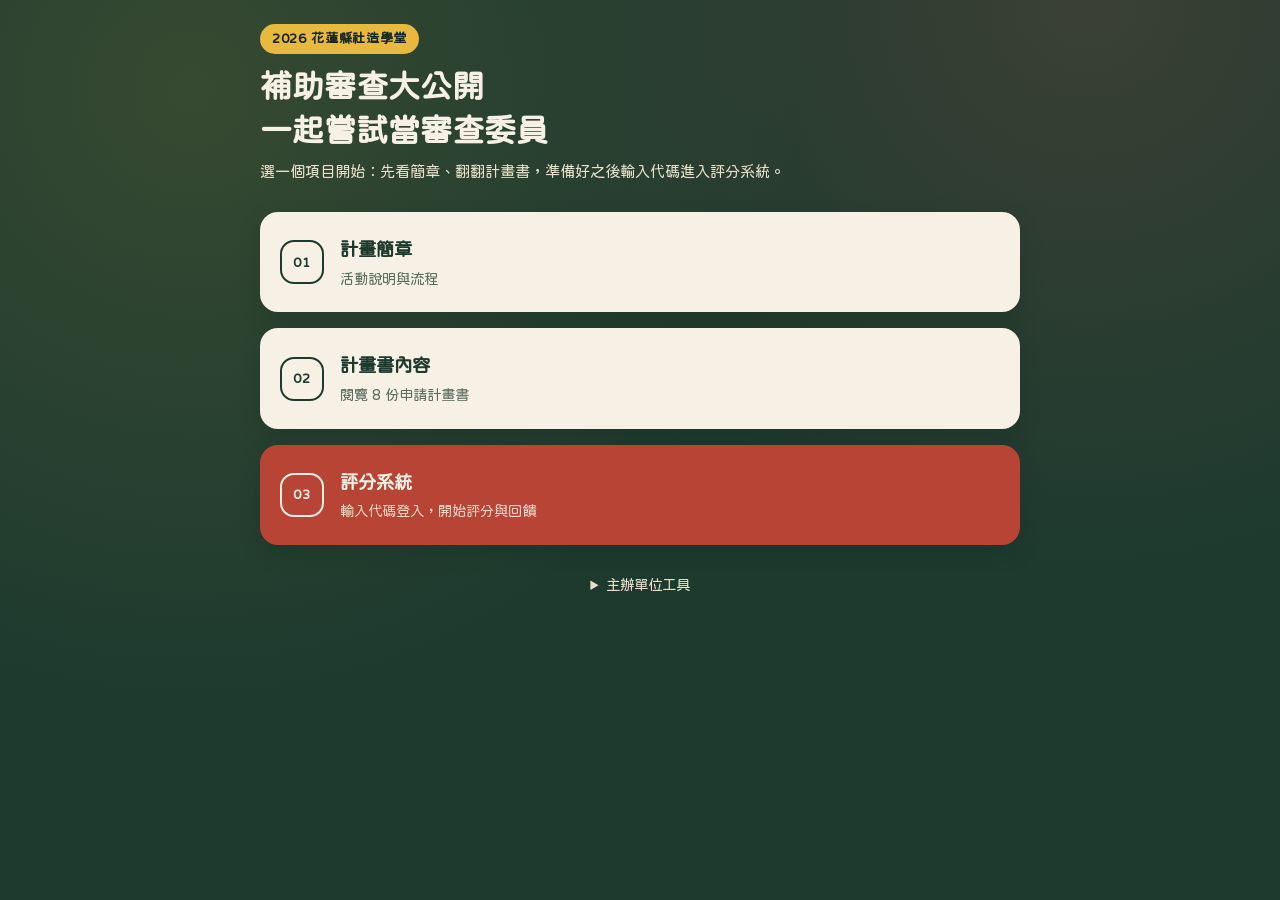
<file: index.html>
<!doctype html>
<html lang="zh-Hant">
<head>
<meta charset="UTF-8" />
<meta name="viewport" content="width=device-width, initial-scale=1" />
<meta name="theme-color" content="#1e3a2f" />
<meta name="description" content="2026 花蓮縣社造學堂補助審查體驗：閱讀簡章、查看計畫書並進行評分。" />
<title>補助審查大公開｜一起嘗試當審查委員</title>
<link rel="icon" href="favicon.svg" type="image/svg+xml" />
<link rel="preconnect" href="https://fonts.googleapis.com" />
<link rel="preconnect" href="https://fonts.gstatic.com" crossorigin />
<link href="https://fonts.googleapis.com/css2?family=Huninn&display=swap" rel="stylesheet" />
<link rel="stylesheet" href="css/style.css" />
</head>
<body>
<a class="skip-link" href="#main-content">跳到主要內容</a>
<main class="wrap" id="main-content">
  <span class="eyebrow">2026 花蓮縣社造學堂</span>
  <h1 class="hero-title">補助審查大公開<br />一起嘗試當審查委員</h1>
  <p class="hero-sub">選一個項目開始：先看簡章、翻翻計畫書，準備好之後輸入代碼進入評分系統。</p>

  <div class="big-buttons">
    <a class="big-btn" href="brochure.html">
      <span class="icon" aria-hidden="true">01</span>
      <span>
        <span class="label">計畫簡章</span>
        <div class="desc">活動說明與流程</div>
      </span>
    </a>
    <a class="big-btn" href="plans.html">
      <span class="icon" aria-hidden="true">02</span>
      <span>
        <span class="label">計畫書內容</span>
        <div class="desc">閱覽 8 份申請計畫書</div>
      </span>
    </a>
    <a class="big-btn coral" href="score.html">
      <span class="icon" aria-hidden="true">03</span>
      <span>
        <span class="label">評分系統</span>
        <div class="desc">輸入代碼登入，開始評分與回饋</div>
      </span>
    </a>
  </div>

  <details class="organizer-tools">
    <summary>主辦單位工具</summary>
    <a class="icon-link" href="screen.html">開啟現場展示</a>
  </details>
</main>
</body>
</html>
</file>
<file: css/style.css>
/* 花蓮社造學堂｜補助審查大公開 — 共用樣式
   配色取自活動簡章：深綠底、奶油白文字區、珊瑚紅／芥黃點綴 */

:root {
  --green-deep: #1e3a2f;
  --green-darker: #142720;
  --green-mid: #2d5240;
  --cream: #f6f1e4;
  --cream-dim: #e9e1cc;
  --coral: #b84436;
  --coral-dark: #963126;
  --yellow: #e8b93f;
  --ink: #1e3a2f;
  --shadow: rgba(20, 39, 32, 0.25);
  --radius: 18px;
  --max-width: 800px;
  --focus: #ffd45c;
}

* {
  box-sizing: border-box;
}

html, body {
  margin: 0;
  padding: 0;
}

body {
  font-family: "Huninn", "Noto Sans TC", "PingFang TC", "Microsoft JhengHei", sans-serif;
  background: var(--green-deep);
  background-image:
    radial-gradient(circle at 15% 10%, rgba(232, 185, 63, 0.12), transparent 45%),
    radial-gradient(circle at 85% 0%, rgba(226, 96, 79, 0.15), transparent 40%);
  color: var(--cream);
  min-height: 100vh;
  line-height: 1.65;
}

a, button, input, textarea, select {
  -webkit-tap-highlight-color: transparent;
}

:focus-visible {
  outline: 3px solid var(--focus);
  outline-offset: 3px;
}

.skip-link {
  position: fixed;
  z-index: 999;
  top: 12px;
  left: 12px;
  padding: 10px 16px;
  border-radius: 10px;
  background: var(--cream);
  color: var(--ink);
  font-weight: 800;
  transform: translateY(-160%);
}
.skip-link:focus { transform: translateY(0); }

.wrap {
  max-width: var(--max-width);
  margin: 0 auto;
  padding: 24px 20px 60px;
}

.wrap.admin-wrap { max-width: 1180px; }
.login-card { max-width: 460px; margin-inline: auto; }

/* 頂部標題列 */
.top-bar {
  display: flex;
  align-items: center;
  gap: 12px;
  padding: 6px 0 22px;
}

.top-bar .back-link {
  color: var(--cream);
  text-decoration: none;
  font-size: 0.95rem;
  opacity: 0.85;
  border: 1px solid rgba(246, 241, 228, 0.35);
  border-radius: 999px;
  padding: 6px 14px;
  white-space: nowrap;
}

.top-bar .back-link:hover {
  opacity: 1;
  border-color: var(--cream);
}

.top-bar h1 {
  font-size: 1.05rem;
  margin: 0;
  font-weight: 700;
  letter-spacing: 0.02em;
}

.eyebrow {
  display: inline-block;
  background: var(--yellow);
  color: var(--green-darker);
  font-weight: 700;
  font-size: 0.82rem;
  padding: 4px 12px;
  border-radius: 999px;
  margin-bottom: 10px;
  letter-spacing: 0.05em;
}

h1.hero-title {
  font-size: 1.7rem;
  margin: 0 0 6px;
  font-weight: 800;
  line-height: 1.4;
}

p.hero-sub {
  margin: 0 0 28px;
  color: var(--cream-dim);
  font-size: 0.95rem;
}

/* 大按鈕（首頁三大入口） */
.big-buttons {
  display: flex;
  flex-direction: column;
  gap: 16px;
}

.big-btn {
  display: flex;
  align-items: center;
  gap: 16px;
  background: var(--cream);
  color: var(--ink);
  border: none;
  border-radius: var(--radius);
  padding: 22px 20px;
  text-decoration: none;
  box-shadow: 0 8px 20px var(--shadow);
  transition: transform 0.15s ease, box-shadow 0.15s ease;
  cursor: pointer;
  font-family: inherit;
  text-align: left;
  width: 100%;
}

.big-btn:hover {
  transform: translateY(-2px);
  box-shadow: 0 12px 26px var(--shadow);
}

.big-btn:active {
  transform: translateY(0);
}

.big-btn .icon {
  display: grid;
  place-items: center;
  width: 44px;
  height: 44px;
  border: 2px solid currentColor;
  border-radius: 14px;
  font-size: 0.82rem;
  font-weight: 800;
  letter-spacing: 0.04em;
  flex-shrink: 0;
}

.big-btn .label {
  font-size: 1.15rem;
  font-weight: 800;
}

.big-btn .desc {
  font-size: 0.9rem;
  color: #5a6d5f;
  margin-top: 2px;
}

.big-btn.coral {
  background: var(--coral);
  color: var(--cream);
}
.big-btn.coral .desc {
  color: rgba(246, 241, 228, 0.85);
}

/* 卡片 */
.card {
  background: var(--cream);
  color: var(--ink);
  border-radius: var(--radius);
  padding: 20px;
  box-shadow: 0 6px 18px var(--shadow);
  margin-bottom: 16px;
}

.card h2 {
  margin-top: 0;
  font-size: 1.15rem;
}

.card p {
  color: #4b5c4f;
}

/* 列表按鈕（計畫書清單） */
.list-btn {
  display: flex;
  justify-content: space-between;
  align-items: center;
  width: 100%;
  background: var(--cream);
  color: var(--ink);
  border: none;
  border-radius: 14px;
  padding: 16px 18px;
  margin-bottom: 12px;
  font-size: 1rem;
  font-weight: 700;
  text-align: left;
  cursor: pointer;
  box-shadow: 0 4px 12px var(--shadow);
  font-family: inherit;
}

.list-btn .arrow {
  color: var(--coral);
  font-size: 1.2rem;
}
.list-btn[aria-disabled="true"] {
  cursor: default;
  opacity: 0.72;
}
.list-btn[aria-disabled="true"] .arrow {
  color: #5a6d5f;
  font-size: 0.82rem;
}

.list-btn .rank-badge {
  background: var(--yellow);
  color: var(--green-darker);
  font-weight: 800;
  border-radius: 999px;
  padding: 3px 10px;
  font-size: 0.85rem;
  margin-right: 10px;
}

/* 按鈕 */
.btn {
  display: inline-block;
  background: var(--coral);
  color: var(--cream);
  border: none;
  border-radius: 999px;
  padding: 12px 26px;
  font-weight: 700;
  font-size: 1rem;
  cursor: pointer;
  text-decoration: none;
  font-family: inherit;
}

.btn:hover {
  background: var(--coral-dark);
}

.btn.secondary {
  background: transparent;
  border: 1.5px solid var(--cream);
  color: var(--cream);
}

.btn.secondary-on-light {
  background: transparent;
  border: 1.5px solid var(--coral);
  color: var(--coral-dark);
}
.btn.secondary-on-light:hover { background: #f7ddd8; }

.btn.small {
  padding: 8px 18px;
  font-size: 0.9rem;
}

.btn:disabled {
  opacity: 0.5;
  cursor: not-allowed;
}

/* 表單 */
label {
  display: block;
  font-weight: 700;
  margin-bottom: 6px;
  font-size: 0.9rem;
}

input[type="text"],
input[type="password"],
input[type="email"],
input[type="url"],
input[type="number"],
textarea,
select {
  width: 100%;
  padding: 11px 14px;
  border-radius: 10px;
  border: 1.5px solid #d8d0b8;
  font-size: 1rem;
  font-family: inherit;
  margin-bottom: 16px;
  background: #fff;
  color: var(--ink);
}

textarea {
  min-height: 100px;
  resize: vertical;
}

.field-row {
  display: flex;
  gap: 12px;
}
.field-row > * {
  flex: 1;
}

/* 評分滑桿 */
.score-item {
  margin-bottom: 18px;
  padding-bottom: 16px;
  border-bottom: 1px solid #e5ded0;
}
.score-item:last-of-type {
  border-bottom: none;
}
.score-item .score-head {
  display: flex;
  justify-content: space-between;
  align-items: baseline;
  margin-bottom: 6px;
}
.score-item .score-head .name {
  font-weight: 700;
}
.score-item .score-head .value {
  font-weight: 800;
  color: var(--coral-dark);
}
.score-item .score-head label { margin: 0; }
.score-control {
  display: grid;
  grid-template-columns: minmax(0, 1fr) 74px;
  gap: 14px;
  align-items: center;
}
.score-item input[type="range"] {
  width: 100%;
  accent-color: var(--coral);
  min-height: 44px;
  margin: 0;
}
.score-number {
  margin: 0 !important;
  text-align: center;
  font-weight: 800;
}
.range-labels {
  display: flex;
  justify-content: space-between;
  padding-right: 88px;
  color: #66766a;
  font-size: 0.82rem;
}
.score-item .hint {
  font-size: 0.82rem;
  color: #66766a;
  margin-top: 2px;
}

.total-box {
  display: flex;
  justify-content: space-between;
  align-items: center;
  background: var(--green-mid);
  color: var(--cream);
  border-radius: 14px;
  padding: 16px 18px;
  margin: 18px 0;
  font-weight: 800;
  font-size: 1.1rem;
}

/* 狀態文字 */
.status-pill {
  display: inline-flex;
  align-items: center;
  gap: 6px;
  background: rgba(246, 241, 228, 0.12);
  border: 1px solid rgba(246, 241, 228, 0.3);
  border-radius: 999px;
  padding: 6px 14px;
  font-size: 0.85rem;
  margin-bottom: 8px;
}

.status-pill .dot {
  width: 8px;
  height: 8px;
  border-radius: 50%;
  background: var(--yellow);
}

.msg {
  border-radius: 12px;
  padding: 12px 16px;
  margin-bottom: 16px;
  font-size: 0.9rem;
}
.msg.error {
  background: #fbe1dc;
  color: #a13324;
}
.msg.ok {
  background: #dcecd8;
  color: #2c5c2a;
}

.muted {
  color: var(--cream-dim);
  font-size: 0.9rem;
}

.card .muted { color: #5a6d5f; }

.progress-block { margin-bottom: 18px; }
.progress-meta {
  display: flex;
  justify-content: space-between;
  gap: 12px;
  margin-bottom: 7px;
  color: #5a6d5f;
  font-size: 0.9rem;
}
.progress-track {
  height: 8px;
  overflow: hidden;
  border-radius: 999px;
  background: #ded7c5;
}
.progress-fill {
  width: 0;
  height: 100%;
  border-radius: inherit;
  background: var(--coral);
  transition: width 0.2s ease;
}
.plan-toolbar {
  display: flex;
  flex-wrap: wrap;
  align-items: flex-start;
  justify-content: space-between;
  gap: 12px;
  margin-bottom: 18px;
}
.plan-toolbar h2 { margin-bottom: 0; }
.score-actions {
  display: grid;
  grid-template-columns: 1fr;
  gap: 10px;
}
.save-state {
  min-height: 1.5em;
  margin: 8px 0 0;
  color: #5a6d5f;
  font-size: 0.9rem;
  text-align: center;
}
.plan-status {
  display: inline-block;
  margin-top: 3px;
  color: #5f7063;
  font-size: 0.88rem;
  font-weight: 500;
}
.plan-status.done { color: #276331; font-weight: 800; }

.empty-state {
  text-align: center;
  padding: 40px 20px;
  color: var(--cream-dim);
}
.card .empty-state { color: #5a6d5f; }

/* 全螢幕展示頁 (screen.html) */
.screen-body {
  min-height: 100vh;
  display: flex;
  flex-direction: column;
  align-items: center;
  justify-content: center;
  padding: 40px;
  text-align: center;
}

.screen-fulltext {
  width: 100%;
  max-width: 1100px;
  margin: 0 auto;
  font-size: 2.4rem;
  white-space: pre-wrap;
  line-height: 1.9;
  text-align: center;
}

.screen-fulltext h2 {
  font-size: 3rem;
  color: var(--yellow);
  margin-bottom: 24px;
}

.rank-table {
  width: 100%;
  max-width: 800px;
  text-align: left;
}

.rank-row {
  display: flex;
  align-items: center;
  gap: 18px;
  background: var(--cream);
  color: var(--ink);
  border-radius: 16px;
  padding: 18px 24px 18px 20px;
  margin-bottom: 14px;
  cursor: pointer;
  box-shadow: 0 6px 16px var(--shadow);
  transition: transform 0.15s ease;
  border-left: 4px solid transparent;
}
.rank-row {
  width: 100%;
  font-family: inherit;
  text-align: left;
  border-top: 0;
  border-right: 0;
  border-bottom: 0;
}
.rank-row:hover {
  transform: translateY(-2px);
}
.rank-row.top3 {
  background: var(--yellow);
  border-left-color: var(--coral-dark);
}
.rank-row .rank-num {
  font-size: 1.6rem;
  font-weight: 800;
  color: var(--coral);
  width: 40px;
  flex-shrink: 0;
}
.rank-row.top3 .rank-num {
  color: var(--ink);
}
.rank-row .rank-name {
  flex: 1;
  font-size: 1.15rem;
  font-weight: 700;
}
.rank-row .rank-score {
  font-size: 1.4rem;
  font-weight: 800;
}

/* 回饋卡片（現場大螢幕用，字級對齊計畫標題層級，確保遠距離看得清楚） */
.feedback-item {
  background: #fff;
  color: var(--ink);
  border-radius: 12px;
  padding: 20px 22px;
  margin-bottom: 14px;
  text-align: left;
}
.feedback-item .fi-head {
  display: flex;
  justify-content: space-between;
  align-items: baseline;
  gap: 16px;
  font-size: 1.5rem;
  font-weight: 800;
  color: var(--ink);
  margin-bottom: 8px;
}
.feedback-item .fi-head .fi-score {
  color: var(--coral-dark);
  flex-shrink: 0;
}
.feedback-item .fi-scores {
  font-size: 1.1rem;
  font-weight: 600;
  color: var(--ink);
  margin-bottom: 10px;
}
.feedback-item .fi-comment {
  font-size: 1.15rem;
  color: var(--ink);
  line-height: 1.6;
}

/* 後台表格 */
table.admin-table {
  width: 100%;
  border-collapse: collapse;
  background: var(--cream);
  color: var(--ink);
  border-radius: 12px;
  overflow: hidden;
  font-size: 0.88rem;
}
.table-scroll { overflow-x: auto; border-radius: 12px; }
.table-scroll table { min-width: 680px; }
#scores-table-wrap table { min-width: 1050px; }
table.admin-table th, table.admin-table td {
  padding: 10px 12px;
  border-bottom: 1px solid #e5ded0;
  text-align: left;
}
table.admin-table th {
  background: #ece4cf;
  font-weight: 800;
}

.tab-bar {
  display: flex;
  gap: 8px;
  margin-bottom: 20px;
  overflow-x: auto;
}
.tab-bar button {
  background: rgba(246, 241, 228, 0.12);
  border: 1px solid rgba(246, 241, 228, 0.3);
  color: var(--cream);
  padding: 9px 16px;
  border-radius: 999px;
  font-family: inherit;
  font-size: 0.88rem;
  cursor: pointer;
  white-space: nowrap;
}
.tab-bar button.active {
  background: var(--coral);
  border-color: var(--coral);
  color: #fff;
  font-weight: 700;
}

.stage-btn[aria-pressed="true"] {
  background: var(--yellow);
  color: var(--green-darker);
  box-shadow: 0 0 0 3px rgba(232, 185, 63, 0.25);
}

.screen-status {
  margin: -14px 0 18px;
  color: var(--cream-dim);
  font-size: 1rem;
}

.organizer-tools {
  margin-top: 28px;
  text-align: center;
  color: var(--cream-dim);
  font-size: 0.9rem;
}
.organizer-tools summary { cursor: pointer; }
.organizer-tools a { display: inline-block; margin-top: 8px; }

.tab-panel {
  display: none;
}
.tab-panel.active {
  display: block;
}

.inline-form {
  display: flex;
  gap: 10px;
  flex-wrap: wrap;
  align-items: flex-end;
}
.inline-form > div {
  flex: 1;
  min-width: 140px;
}
.inline-form input, .inline-form select {
  margin-bottom: 0;
}

.icon-link {
  color: var(--focus);
  text-decoration: none;
  font-weight: 700;
  font-size: 0.85rem;
}
.card .icon-link,
.admin-table .icon-link { color: var(--coral-dark); }

@media (min-width: 640px) {
  h1.hero-title { font-size: 2rem; }
  .screen-fulltext { font-size: 2.8rem; }
  .score-actions { grid-template-columns: minmax(0, 1fr) auto; }
}

@media (max-width: 639px) {
  .wrap { padding: 20px 16px 48px; }
  .top-bar { padding-bottom: 18px; }
  .card { padding: 18px; }
  .score-control { grid-template-columns: minmax(0, 1fr) 68px; gap: 10px; }
  .range-labels { padding-right: 78px; }
  .score-actions {
    position: sticky;
    bottom: 0;
    z-index: 5;
    margin: 0 -8px -8px;
    padding: 12px 8px 8px;
    background: linear-gradient(transparent, var(--cream) 18%);
  }
  .inline-form > div { min-width: 100%; }
  .admin-table th:first-child,
  .admin-table td:first-child {
    position: sticky;
    left: 0;
    z-index: 1;
    background: var(--cream);
    box-shadow: 4px 0 8px rgba(20, 39, 32, 0.08);
  }
  .admin-table th:first-child { background: #ece4cf; }
  .screen-body { padding: 24px 16px; }
  .screen-fulltext { font-size: clamp(1.55rem, 7vw, 2.2rem); }
}

@media (min-width: 1200px) {
  .screen-body { padding: 32px 5vw; }
  .rank-table, #detail-panel { max-width: 1100px !important; }
  .rank-row { padding: 15px 28px; margin-bottom: 10px; }
  .rank-row .rank-name { font-size: 1.35rem; }
  .rank-row .rank-score { font-size: 1.65rem; }
  .feedback-item .fi-comment { font-size: 1.3rem; }
}

@media (prefers-reduced-motion: reduce) {
  *, *::before, *::after {
    scroll-behavior: auto !important;
    transition-duration: 0.01ms !important;
    animation-duration: 0.01ms !important;
    animation-iteration-count: 1 !important;
  }
}
</file>
